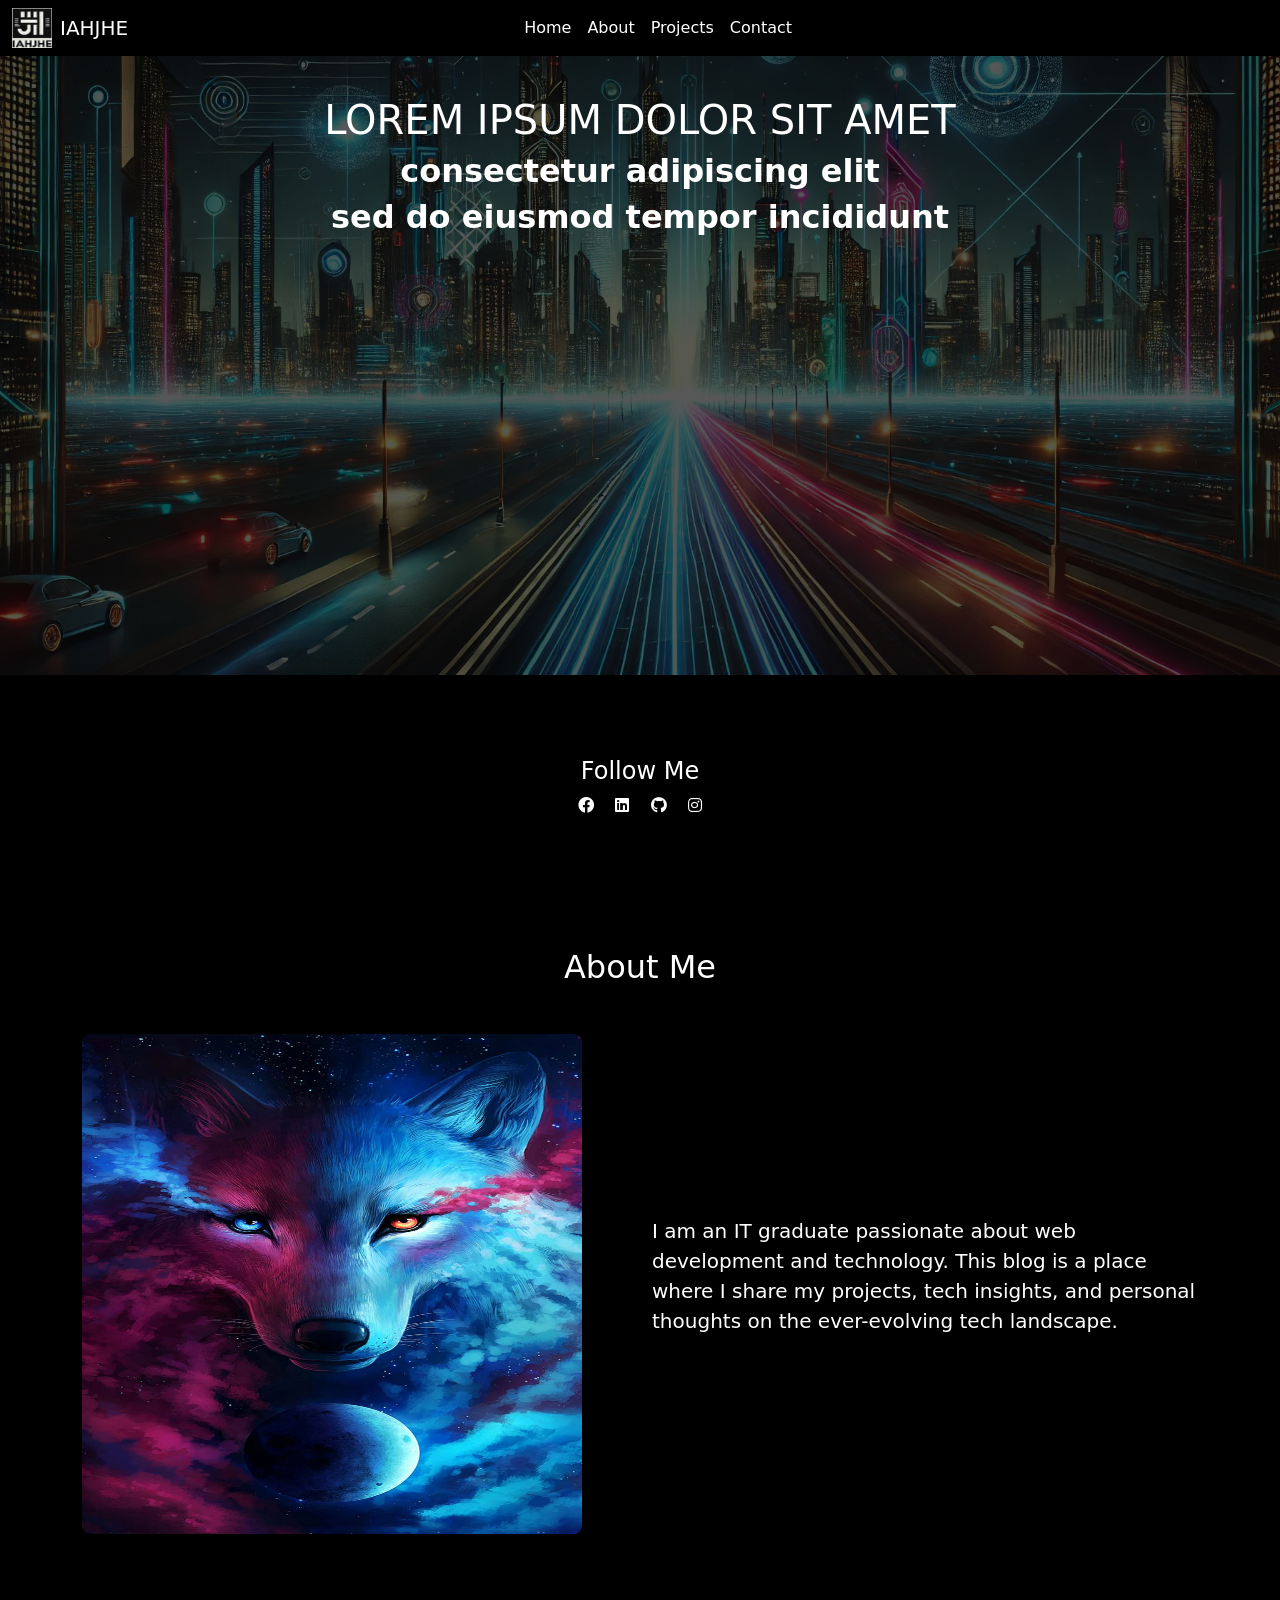
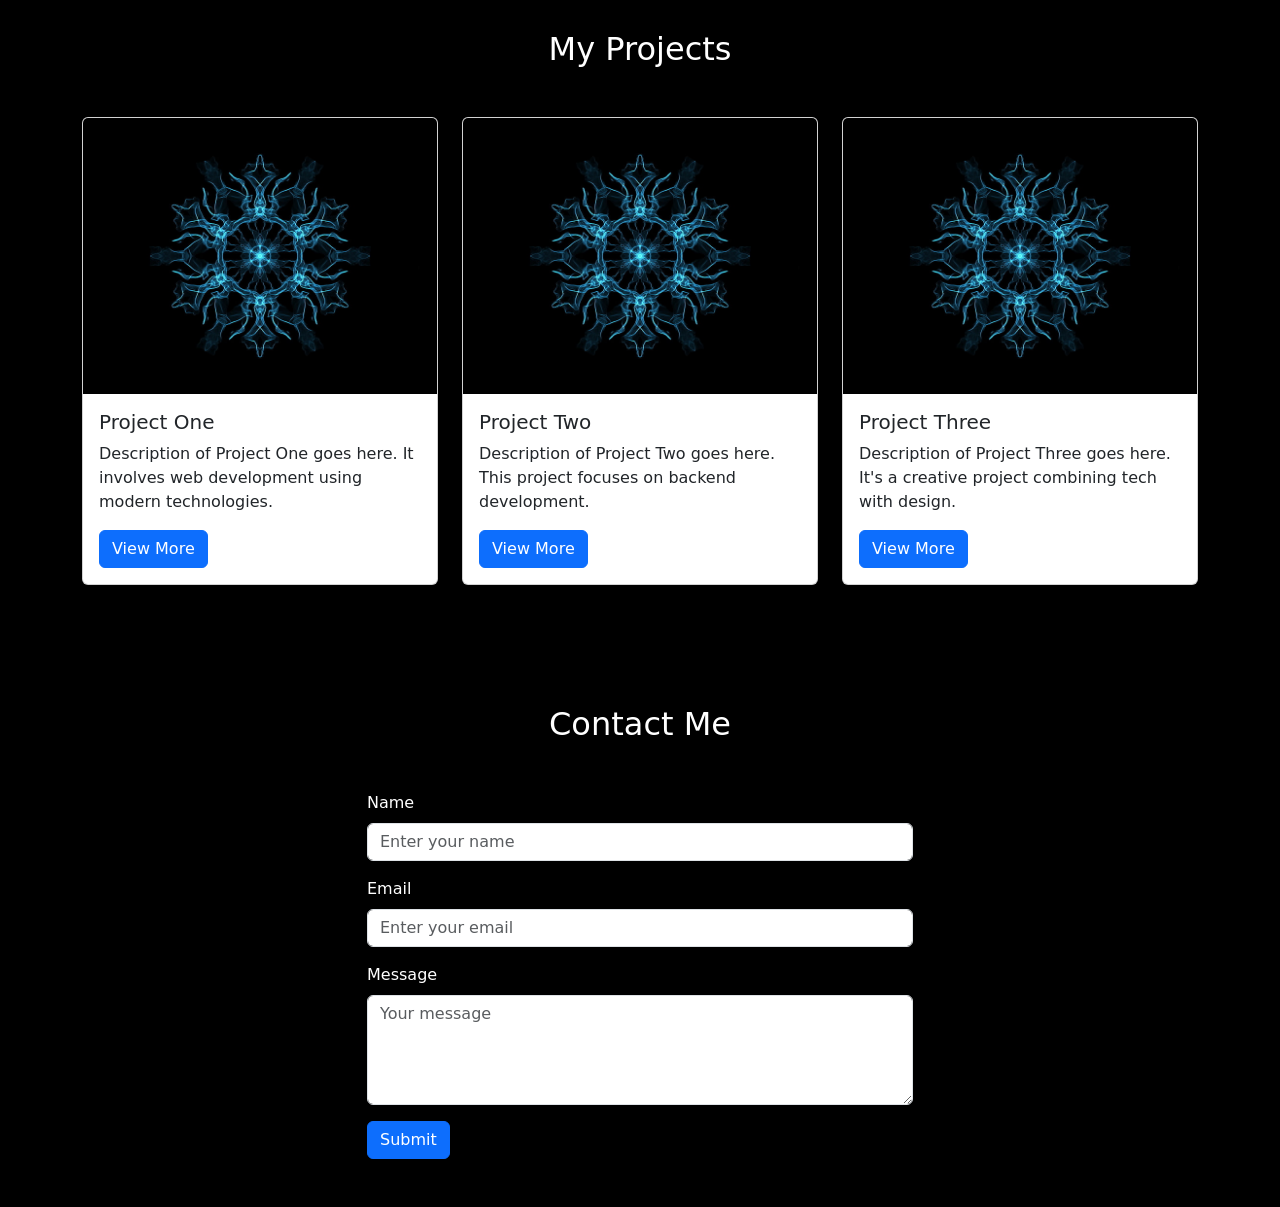
<file: index.html>
<!DOCTYPE html>
<html lang="en">

<head>
    <meta charset="UTF-8">
    <meta name="viewport" content="width=device-width, initial-scale=1.0">
    <link rel="stylesheet" href="assets/css/style.css">
    <link rel="preconnect" href="https://fonts.googleapis.com">
    <link rel="preconnect" href="https://fonts.gstatic.com" crossorigin>
    <link
        href="https://fonts.googleapis.com/css2?family=Roboto:ital,wght@0,100;0,300;0,400;0,500;0,700;0,900;1,100;1,300;1,400;1,500;1,700;1,900&display=swap"
        rel="stylesheet">
    <link href="https://cdn.jsdelivr.net/npm/bootstrap@5.3.3/dist/css/bootstrap.min.css" rel="stylesheet"
        integrity="sha384-QWTKZyjpPEjISv5WaRU9OFeRpok6YctnYmDr5pNlyT2bRjXh0JMhjY6hW+ALEwIH" crossorigin="anonymous">
    <link rel="stylesheet" href="https://cdnjs.cloudflare.com/ajax/libs/font-awesome/5.15.4/css/all.min.css" />
    <script src="https://cdn.jsdelivr.net/npm/bootstrap@5.3.3/dist/js/bootstrap.bundle.min.js"
        integrity="sha384-YvpcrYf0tY3lHB60NNkmXc5s9fDVZLESaAA55NDzOxhy9GkcIdslK1eN7N6jIeHz"
        crossorigin="anonymous"></script>
    <title>Blog - Website</title>
</head>

<body>
    <nav class="navbar navbar-expand-lg bg-black fixed-top">
        <div class="container-fluid">
            <div class="d-flex align-items-center">
                <img src="assets/images/iahjhe.png" alt="Logo" width="40" height="40"
                    class="d-inline-block align-text-top">
                <a class="navbar-brand ms-2 text-uppercase fw-medium text-white" href="#">IAHJHE</a>
            </div>
            <button class="navbar-toggler text-white" type="button" data-bs-toggle="collapse"
                data-bs-target="#navbarText" aria-controls="navbarText" aria-expanded="false"
                aria-label="Toggle navigation">
                <span class="navbar-toggler-icon bg-white"></span>
            </button>
            <div class="collapse navbar-collapse justify-content-center me-5" id="navbarText">
                <ul class="navbar-nav me-5 mb-lg-0">
                    <li class="nav-item">
                        <a class="nav-link active text-white" aria-current="page" href="#">Home</a>
                    </li>
                    <li class="nav-item">
                        <a class="nav-link text-white" href="#about">About</a>
                    </li>
                    <li class="nav-item">
                        <a class="nav-link text-white" href="#projects">Projects</a>
                    </li>
                    <li class="nav-item">
                        <a class="nav-link text-white" href="#contact">Contact</a>
                    </li>
                </ul>
            </div>
        </div>
    </nav>





    <section id="home" class="d-flex align-items-lg-start justify-content-center bg-light">
        <div class="container text-center mt-5">
            <h1 class="text-white text-uppercase mt-5">Lorem ipsum dolor sit amet</h1>
            <h2 class="text-white fw-semibold ">consectetur adipiscing elit</h2>
            <h2 class="text-white fw-semibold ">sed do eiusmod tempor incididunt</h2>
        </div>
    </section>
    <div id="featured" class="d-flex align-items-center justify-content-center bg-black text-white"
        style="height: 25vh;">
        <div class="container text-center">
            <div id="carouselExampleSlidesOnly" class="carousel slide" data-bs-ride="carousel">
                <div class="carousel-inner">

                    <div class="carousel-item active">
                        <div class="d-flex justify-content-center align-items-center flex-column" style="height: 100%;">
                            <h4>Follow Me</h4>
                            <div>
                                <a href="#" class="text-white me-3 text-decoration-none">
                                    <i class="fab fa-facebook "></i>
                                </a>
                                <a href="#" class="text-white me-3 text-decoration-none">
                                    <i class="fab fa-linkedin"></i>
                                </a>
                                <a href="#" class="text-white me-3 text-decoration-none">
                                    <i class="fab fa-github"></i>
                                </a>
                                <a href="#" class="text-white text-decoration-none">
                                    <i class="fab fa-instagram"></i>
                                </a>
                            </div>

                        </div>
                    </div>


                    <div class="carousel-item">
                        <div class="d-flex justify-content-center align-items-center flex-column" style="height: 100%;">
                            <h4>Subscribe to Our Newsletter</h4>
                            <form class="d-flex flex-column align-items-center">
                                <input type="email" class="form-control w-75 mb-2" placeholder="Enter your email"
                                    required>
                                <button type="submit" class="btn btn-primary">Subscribe</button>
                            </form>
                        </div>
                    </div>


                    <div class="carousel-item">
                        <div class="d-flex justify-content-center align-items-center flex-column" style="height: 100%;">
                            <h4>Quick Links</h4>
                            <div>
                                <a href="#home" class="text-white me-sm-3">Home</a>
                                <a href="#about" class="text-white me-sm-3">About</a>
                                <a href="#projects" class="text-white me-sm-3">Projects</a>
                                <a href="#contact" class="text-white">Contact</a>
                            </div>
                        </div>
                    </div>
                </div>
            </div>
        </div>
    </div>



    <section id="about" class="py-5 bg-black text-white">
        <div class="container">
            <h2 class="text-center mb-5">About Me</h2>
            <div class="row">
                <div class="col-md-6">
                    <img src="assets/images/wolf.jpg" alt="Profile Image" class="img-fluid rounded-3" style="height: 500px; width: 500px;">
                </div>
                <div class="col-md-6 d-flex align-items-center">
                    <p class="lead">
                        I am an IT graduate passionate about web development and technology.
                        This blog is a place where I share my projects, tech insights, and personal thoughts on the
                        ever-evolving tech landscape.
                    </p>
                </div>
            </div>
        </div>
    </section>


    <section id="projects" class="py-5 bg-black">
        <div class="container">
            <h2 class="text-center mb-5 text-white">My Projects</h2>
            <div class="row">

                <div class="col-md-4 mb-4">
                    <div class="card h-100">
                        <img src="assets/images/project1.jpg" class="card-img-top" alt="Project 1">
                        <div class="card-body">
                            <h5 class="card-title">Project One</h5>
                            <p class="card-text">Description of Project One goes here. It involves web development using
                                modern technologies.</p>
                            <a href="#" class="btn btn-primary">View More</a>
                        </div>
                    </div>
                </div>

                <div class="col-md-4 mb-4">
                    <div class="card h-100">
                        <img src="assets/images/project1.jpg" class="card-img-top" alt="Project 2">
                        <div class="card-body">
                            <h5 class="card-title">Project Two</h5>
                            <p class="card-text">Description of Project Two goes here. This project focuses on backend
                                development.</p>
                            <a href="#" class="btn btn-primary">View More</a>
                        </div>
                    </div>
                </div>

                <div class="col-md-4 mb-4">
                    <div class="card h-100">
                        <img src="assets/images/project1.jpg" class="card-img-top" alt="Project 3">
                        <div class="card-body">
                            <h5 class="card-title">Project Three</h5>
                            <p class="card-text">Description of Project Three goes here. It's a creative project
                                combining tech with design.</p>
                            <a href="#" class="btn btn-primary">View More</a>
                        </div>
                    </div>
                </div>
            </div>
        </div>
    </section>


    <section id="contact" class="py-5 bg-black text-white">
        <div class="container">
            <h2 class="text-center mb-5">Contact Me</h2>
            <div class="row justify-content-center">
                <div class="col-md-6">
                    <form>
                        <div class="mb-3">
                            <label for="name" class="form-label">Name</label>
                            <input type="text" class="form-control" id="name" placeholder="Enter your name">
                        </div>
                        <div class="mb-3">
                            <label for="email" class="form-label">Email</label>
                            <input type="email" class="form-control" id="email" placeholder="Enter your email">
                        </div>
                        <div class="mb-3">
                            <label for="message" class="form-label">Message</label>
                            <textarea class="form-control" id="message" rows="4" placeholder="Your message"></textarea>
                        </div>
                        <button type="submit" class="btn btn-primary">Submit</button>
                    </form>
                </div>
            </div>
        </div>
    </section>
</body>

</html>
</file>
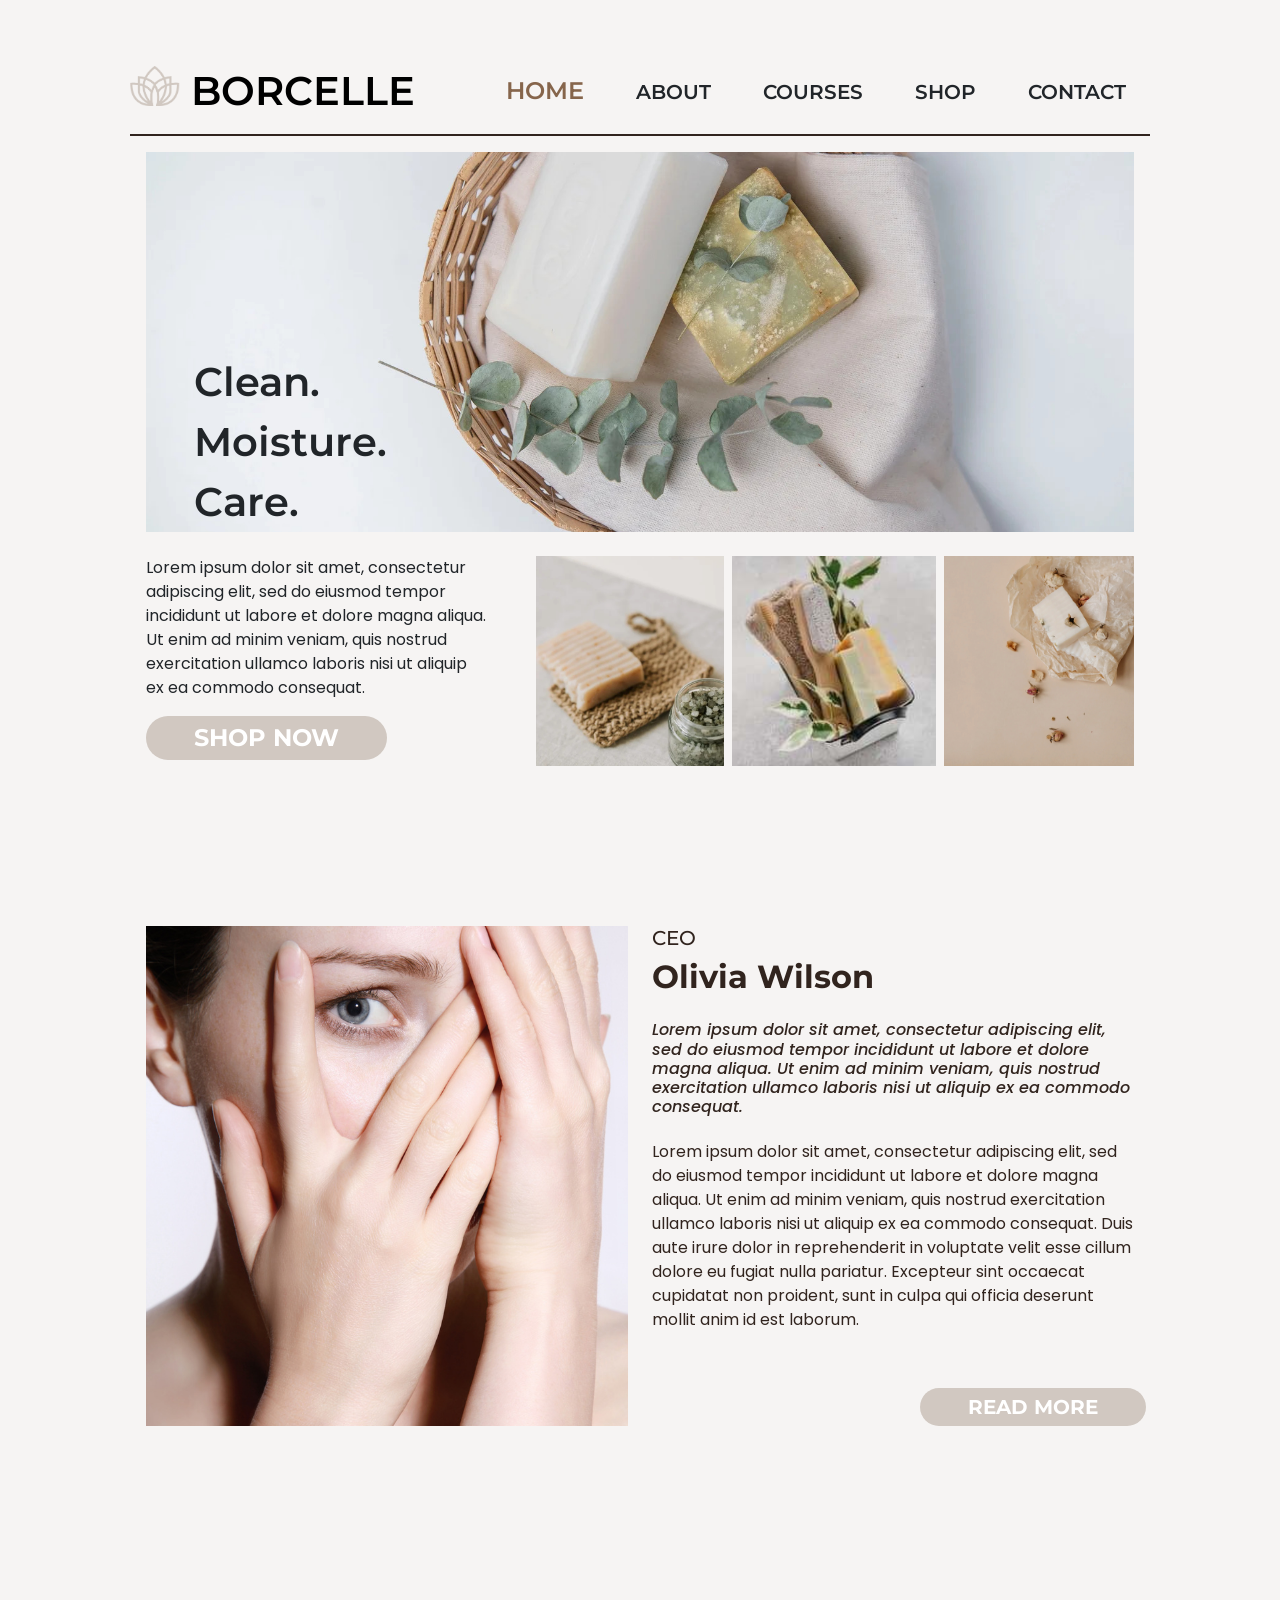
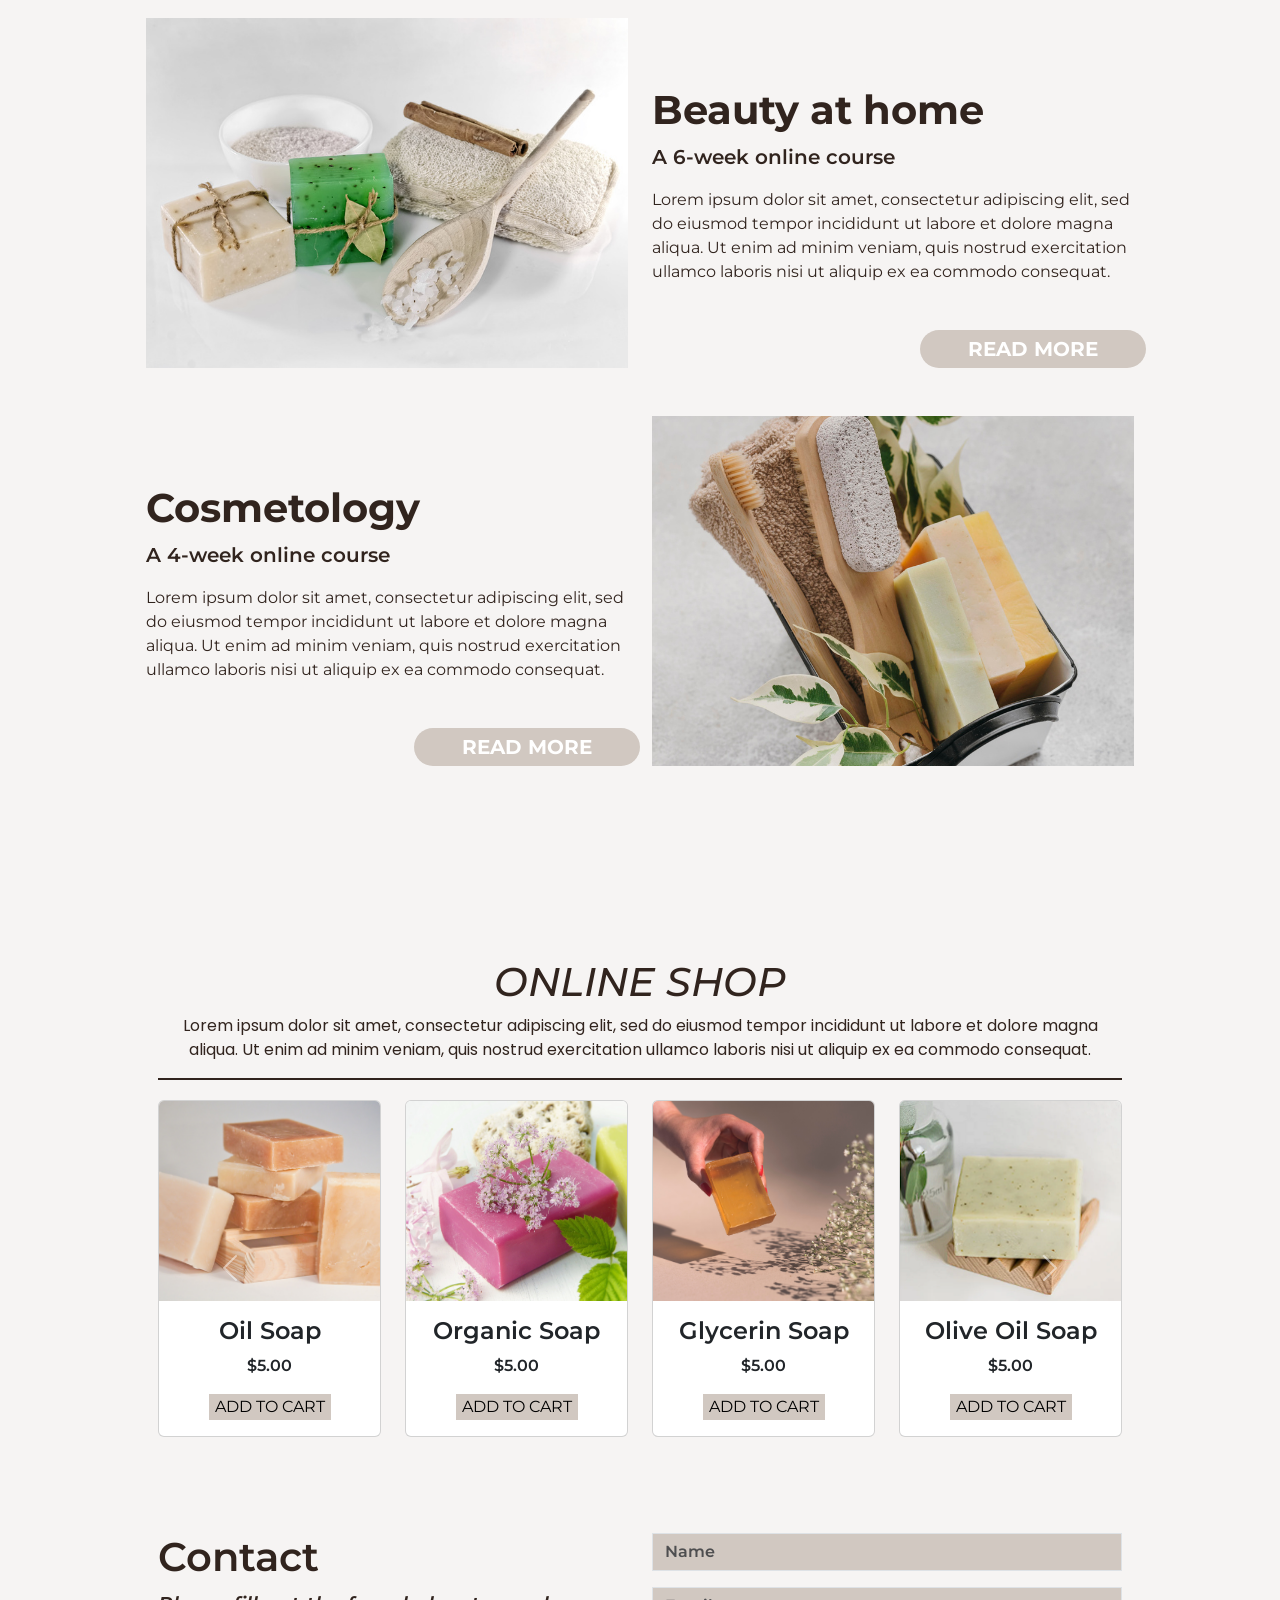
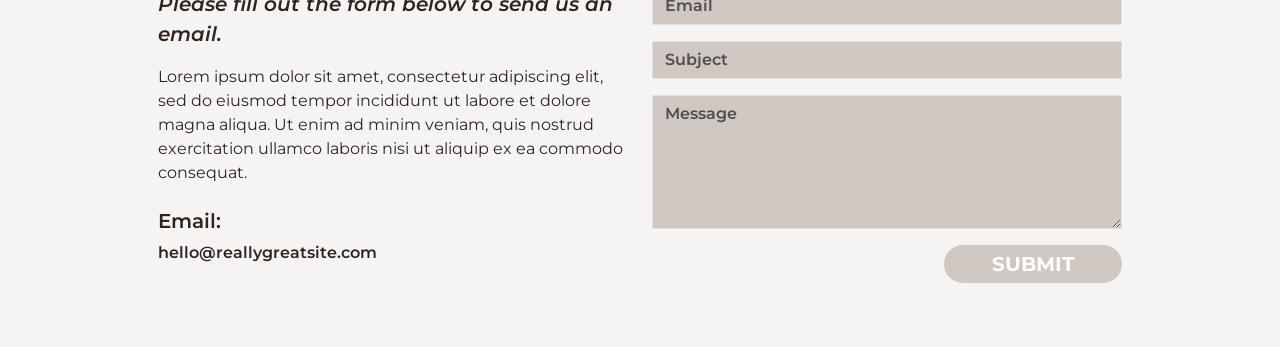
<file: MidtermActs/MidtermActivity1/index.html>
<!DOCTYPE html>
<html lang="en">

<head>
    <meta charset="UTF-8">
    <meta name="viewport" content="width=device-width, initial-scale=1.0">
    <link rel="stylesheet" href="assets/css/style.css">
    <link rel="preconnect" href="https://fonts.googleapis.com">
    <link rel="preconnect" href="https://fonts.gstatic.com" crossorigin>
    <link
        href="https://fonts.googleapis.com/css2?family=Poppins:ital,wght@0,100;0,200;0,300;0,400;0,500;0,600;0,700;0,800;0,900;1,100;1,200;1,300;1,400;1,500;1,600;1,700;1,800;1,900&display=swap"
        rel="stylesheet">
    <link rel="preconnect" href="https://fonts.googleapis.com">
    <link rel="preconnect" href="https://fonts.gstatic.com" crossorigin>
    <link href="https://fonts.googleapis.com/css2?family=Montserrat:ital,wght@0,100..900;1,100..900&display=swap"
        rel="stylesheet">
    <link href="https://cdn.jsdelivr.net/npm/bootstrap@5.3.3/dist/css/bootstrap.min.css" rel="stylesheet"
        integrity="sha384-QWTKZyjpPEjISv5WaRU9OFeRpok6YctnYmDr5pNlyT2bRjXh0JMhjY6hW+ALEwIH" crossorigin="anonymous">
    <script src="https://cdn.jsdelivr.net/npm/bootstrap@5.3.3/dist/js/bootstrap.bundle.min.js"
        integrity="sha384-YvpcrYf0tY3lHB60NNkmXc5s9fDVZLESaAA55NDzOxhy9GkcIdslK1eN7N6jIeHz"
        crossorigin="anonymous"></script>
    <title>Ambas - Midterm Activity 1</title>
</head>

<body class="costum-bg m-4">
    <div class="container fixed-container">
    <div class="m-5">
        <nav class="navbar navbar-light costum-border navbar-expand-lg sticky-lg-top">
            <a class="navbar-brand text-uppercase fw-semibold fs-1" href="#">
                <img src="assets/images/logo.png" alt="logo" width="50" height="40"
                    class="d-inline-block align-text-top">
                borcelle
            </a>


            <button class="navbar-toggler" type="button" data-bs-toggle="collapse" data-bs-target="#navbarNav"
                aria-controls="navbarNav" aria-expanded="false" aria-label="Toggle navigation">
                <span class="navbar-toggler-icon"></span>
            </button>


            <div class="collapse navbar-collapse" id="navbarNav">
                <div class="ms-auto">
                    <a class="nav-link d-inline-block mx-4 text-uppercase fs-5 fw-semibold"
                        href="#">Home</a>
                    <a class="nav-link d-inline-block mx-4 text-uppercase fs-5 fw-semibold" href="#about">About</a>
                    <a class="nav-link d-inline-block mx-4 text-uppercase fs-5 fw-semibold"
                        href="#courses">Courses</a>
                    <a class="nav-link d-inline-block mx-4 text-uppercase fs-5 fw-semibold" href="#shop">Shop</a>
                    <a class="nav-link d-inline-block mx-4 text-uppercase fs-5 fw-semibold"
                        href="#contact">Contact</a>
                </div>
            </div>
        </nav>


        <div id="home" class="container p-3">
            <div class="position-relative bg-image">
                <div class="position-absolute bottom-0 start-0 ps-5">
                    <p class="fw-semibold fs-1 mb-0">Clean.</p>
                    <p class="fw-semibold fs-1 mb-0">Moisture.</p>
                    <p class="fw-semibold fs-1 mb-0">Care.</p>
                </div>
            </div>
            <div class="d-flex mt-4 flex-lg-row align-items-start">
                <div class="me-5" style="width: 40%;">
                    <p class="fs-6 poppins-font">Lorem ipsum dolor sit amet, consectetur adipiscing elit, sed do eiusmod
                        tempor incididunt ut labore et dolore magna aliqua. Ut enim ad minim veniam, quis nostrud
                        exercitation ullamco laboris nisi ut aliquip ex ea commodo consequat.</p>
                    <button class="rounded-5 costum-shop fs-4 border-0 px-5 py-1">
                        <a href="" class="text-uppercase text-decoration-none text-white fw-bold">shop now</a>
                    </button>
                </div>
                <div class="d-flex justify-content-between" style="width: 70%;">
                    <div class="flex-fill d-flex justify-content-center">
                        <img src="assets/images/home2.jpg" class="img-fluid me-3" style="height: 210px; width: 210px; object-fit: cover;" alt="...">
                    </div>
                    <div class="flex-fill d-flex justify-content-center">
                        <img src="assets/images/home3.jpg" class="img-fluid me-3" style="height: 210px; width: 210px; object-fit: cover;" alt="...">
                    </div>
                    <div class="flex-fill d-flex justify-content-center">
                        <img src="assets/images/home4.jpg" class="img-fluid" style="height: 210px; width: 210px; object-fit: cover;" alt="...">
                    </div>
                </div>
                
            </div>

        </div>

        <div id="about" class="p-3 mt-5 pt-5">
            <div class="row pt-5">

                <div class="col-md-6 ">
                    <img src="assets/images/about1.jpg" class="img-fluid about-image" alt="...">
                </div>
        
                
                <div class="col-md-6  position-relative">
                   
                    <h3 class="fs-5 about-font">CEO</h3>
                    <h2 class="fs-2 fw-bold about-font">Olivia Wilson</h2>
        
                  
                    <h5 class="fs-6 text-justify fw-medium fst-italic about-font my-4 poppins-font">
                        Lorem ipsum dolor sit amet, consectetur adipiscing elit, sed do eiusmod tempor incididunt ut labore et dolore magna aliqua. Ut enim ad minim veniam, quis nostrud exercitation ullamco laboris nisi ut aliquip ex ea commodo consequat.
                    </h5>
        
                  
                    <p class="fs-6 text-justify about-font poppins-font">
                        Lorem ipsum dolor sit amet, consectetur adipiscing elit, sed do eiusmod tempor incididunt ut labore et dolore magna aliqua. Ut enim ad minim veniam, quis nostrud exercitation ullamco laboris nisi ut aliquip ex ea commodo consequat. Duis aute irure dolor in reprehenderit in voluptate velit esse cillum dolore eu fugiat nulla pariatur. Excepteur sint occaecat cupidatat non proident, sunt in culpa qui officia deserunt mollit anim id est laborum.
                    </p>
        
                
                    <button class="rounded-5 costum-shop fs-5 border-0 px-5 py-1 position-absolute bottom-0 end-0">
                        <a href="" class="text-uppercase text-decoration-none text-white fw-bold">Read More</a>
                    </button>
                </div>
            </div>


            <div id="courses" class="mt-5 pt-5">
                <div class="row mb-5 pt-5 mt-5">
                    
                    <div class="col-md-6">
                        <img src="assets/images/courses1.jpg" class="img-fluid courses-image" alt="Beauty at home">
                    </div>
        
                    
                    <div class="col-md-6 d-flex flex-column justify-content-center position-relative">
                        <h3 class="fw-bold fs-1 fw-semibold about-font">Beauty at home</h3>
                        <p class="fs-5 fw-semibold about-font">A 6-week online course</p>
                        <p class="fs-6 about-font">Lorem ipsum dolor sit amet, consectetur adipiscing elit, sed do eiusmod tempor incididunt ut labore et dolore magna aliqua. Ut enim ad minim veniam, quis nostrud exercitation ullamco laboris nisi ut aliquip ex ea commodo consequat.</p>
                        <button class="rounded-5 costum-shop fs-5 border-0 px-5 py-1 position-absolute bottom-0 end-0">
                            <a href="" class="text-uppercase text-decoration-none text-white fw-bold">Read More</a>
                        </button>
                    </div>
                </div>
        
                <div class="row">
                    
                    <div class="col-md-6 d-flex flex-column justify-content-center position-relative">
                        <h3 class="fw-bold fs-1 fw-semibold about-font">Cosmetology</h3>
                        <p class="fs-5 fw-semibold about-font">A 4-week online course</p>
                        <p class="fs-6 about-font">Lorem ipsum dolor sit amet, consectetur adipiscing elit, sed do eiusmod tempor incididunt ut labore et dolore magna aliqua. Ut enim ad minim veniam, quis nostrud exercitation ullamco laboris nisi ut aliquip ex ea commodo consequat.</p>
                        <button class="rounded-5 costum-shop fs-5 border-0 px-5 py-1 position-absolute bottom-0 end-0">
                            <a href="" class="text-uppercase text-decoration-none text-white fw-bold">Read More</a>
                        </button>
                    </div>
        
                   
                    <div class="col-md-6">
                        <img src="assets/images/courses2.jpg" class="img-fluid courses-image" alt="Cosmetology">
                    </div>
                </div>
            </div>



            <div id="shop" class="container mt-5 pt-5">
                <div class="shop-heading justify-content-center mt-5 pt-5">
                    <h1 class="fs-1 fst-italic about-font">ONLINE SHOP</h1>
                    <p class="poppins-font fs-6 about-font costum-border pb-3">Lorem ipsum dolor sit amet, consectetur adipiscing elit, sed do eiusmod tempor incididunt ut labore et dolore magna aliqua. Ut enim ad minim veniam, quis nostrud exercitation ullamco laboris nisi ut aliquip ex ea commodo consequat.</p>
                </div>
            
                <div id="shopCarousel" class="carousel slide" data-ride="carousel">
                    <div class="carousel-inner">
                        <div class="carousel-item active">
                            <div class="row">
                                <div class="col-md-3">
                                    <div class="card">
                                        <img src="assets/images/shop1.jpg" class="card-img-top" alt="Oil Soap">
                                        <div class="card-body text-center">
                                            <h5 class="card-title fs-4 fw-semibold">Oil Soap</h5>
                                            <p class="card-text fw-semibold">$5.00</p>
                                            <button class="border-0 costum-shop">ADD TO CART</button>
                                        </div>
                                    </div>
                                </div>
                                <div class="col-md-3">
                                    <div class="card">
                                        <img src="assets/images/shop2.jpg" class="card-img-top" alt="Organic Soap">
                                        <div class="card-body text-center">
                                            <h5 class="card-title fs-4 fw-semibold">Organic Soap</h5>
                                            <p class="card-text fw-semibold">$5.00</p>
                                            <button class="border-0 costum-shop">ADD TO CART</button>
                                        </div>
                                    </div>
                                </div>
                                <div class="col-md-3">
                                    <div class="card">
                                        <img src="assets/images/shop3.jpg" class="card-img-top" alt="Glycerin Soap">
                                        <div class="card-body text-center">
                                            <h5 class="card-title fs-4 fw-semibold">Glycerin Soap</h5>
                                            <p class="card-text fw-semibold">$5.00</p>
                                            <button class="border-0 costum-shop">ADD TO CART</button>
                                        </div>
                                    </div>
                                </div>
                                <div class="col-md-3">
                                    <div class="card">
                                        <img src="assets/images/shop5.png" class="card-img-top" alt="Olive Oil Soap">
                                        <div class="card-body text-center">
                                            <h5 class="card-title fs-4 fw-semibold">Olive Oil Soap</h5>
                                            <p class="card-text fw-semibold">$5.00</p>
                                            <button class="border-0 costum-shop">ADD TO CART</button>
                                        </div>
                                    </div>
                                </div>
                            </div>
                        </div>
                    </div>
            
                    <a class="carousel-control-prev" href="#shopCarousel" role="button" data-slide="prev">
                        <span class="carousel-control-prev-icon" aria-hidden="true"></span>
                    </a>
                    <a class="carousel-control-next" href="#shopCarousel" role="button" data-slide="next">
                        <span class="carousel-control-next-icon" aria-hidden="true"></span>
                    </a>
                </div>
            </div>



            <div id="contact" class="container contact-section mt-5">
                <div class="row">
                    <div class="col-md-6 mt-5">
                        <div class="contact-heading">
                            <h1 class="fs-1 about-font fw-semibold">Contact</h1>
                            <p class="fs-5 about-font fw-semibold fst-italic">Please fill out the form below to send us an email.</p>
                            <p class="about-font">Lorem ipsum dolor sit amet, consectetur adipiscing elit, sed do eiusmod tempor incididunt ut labore et dolore magna aliqua. Ut enim ad minim veniam, quis nostrud exercitation ullamco laboris nisi ut aliquip ex ea commodo consequat.</p>
                        </div>
                        <div class="contact-info">
                            <h5 class="about-font fw-semibold mt-4">Email:</h5>
                            <p class="about-font fw-semibold">hello@reallygreatsite.com</p>
                        </div>
                    </div>
            
                    <div class="col-md-6 mt-5">
                        <form class="contact-form">
                            <div class="form-group">
                                <input type="text" class="form-control rounded-0 about-font fw-semibold mb-3 costum-shop" id="name" placeholder="Name">
                            </div>
                            <div class="form-group">
                                <input type="email" class="form-control rounded-0 about-font fw-semibold mb-3 costum-shop" id="email" placeholder="Email">
                            </div>
                            <div class="form-group">
                                <input type="text" class="form-control rounded-0 about-font fw-semibold mb-3 costum-shop" id="subject" placeholder="Subject">
                            </div>
                            <div class="form-group">
                                <textarea class="form-control rounded-0 about-font fw-semibold mb-3 costum-shop" id="message" rows="5" placeholder="Message"></textarea>
                            </div>
                            <div class="text-end"> 
                                <button type="submit" class="rounded-5 costum-shop fs-5 border-0 px-5 py-1 text-uppercase text-decoration-none text-white fw-bold">
                                    Submit
                                </button>
                            </div>
                        </form>
                    </div>
                    
                </div>
            </div>

    </div>
</div>
<script src="assets/javascript/app.js"></script>
</body>

</html>
</file>
<file: assets/css/style.css>
#home{
background-image:url(../images/futurecity.png);
background-position: center;
background-repeat: no-repeat;
background-size: cover; 
height: 75vh;
}
#home::before {
    content: '';
    position: absolute;
    top: 0;
    left: 0;
    width: 100%;
    height: 75%;
    background-color: rgba(0, 0, 0, 0.5);
    z-index: 1;
}

#home .container {
    position: relative;
    z-index: 2; 
}
</file>
<file: MidtermActs/MidtermActivity1/assets/css/style.css>
*{
    font-family: 'Montserrat', sans-serif;
}
.poppins-font{
    font-family: 'Poppins', sans-serif;
}
.costum-bg{
    background-color: #f6f4f3 !important;
}
.costum-border{
    border-bottom: 2px solid #31241e;
    background-color: #f6f4f3 !important;
}
.bg-image{
    background-image: url(../images/home1.jpg);
    background-size: cover; 
    background-position: center; 
    height: 380px;
}
.costum-shop{
    background-color: #d1c8c1 !important;
}
.costum-navlink{
    color: #86654b !important;
}
.about-image{
    height: 500px !important;
    width: 500px !important;
    object-fit: cover;
}
.about-font{
    color: #31241e !important;
}
.courses-image{
    height: 350px !important;
    width: 600px !important;
    object-fit: cover;
}
.shop-heading {
    text-align: center;
    margin-bottom: 20px;
}

.card img {
    height: 200px;
    object-fit: cover;
}
.contact-btn{
    text-align: right;
}
.fixed-container {
    max-width: 1200px; 
    min-width: 800px;  
  }
</file>
